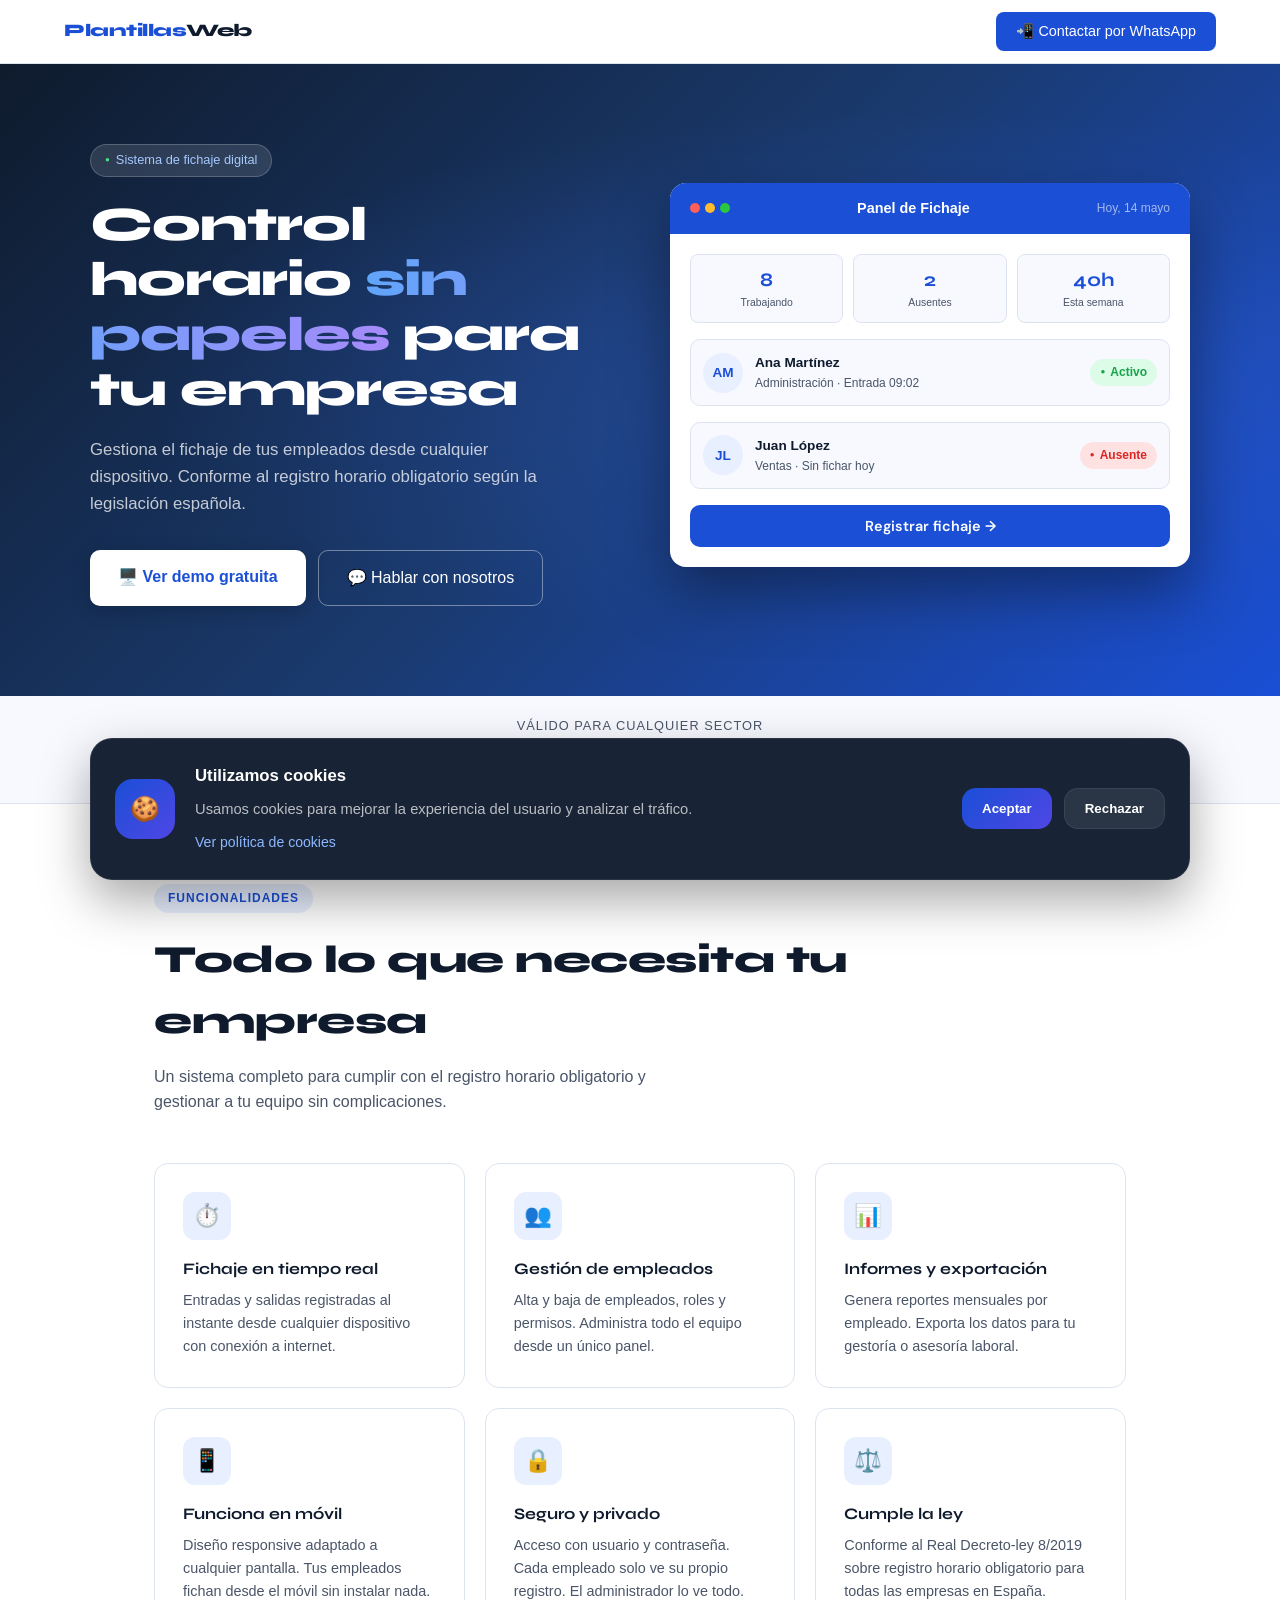
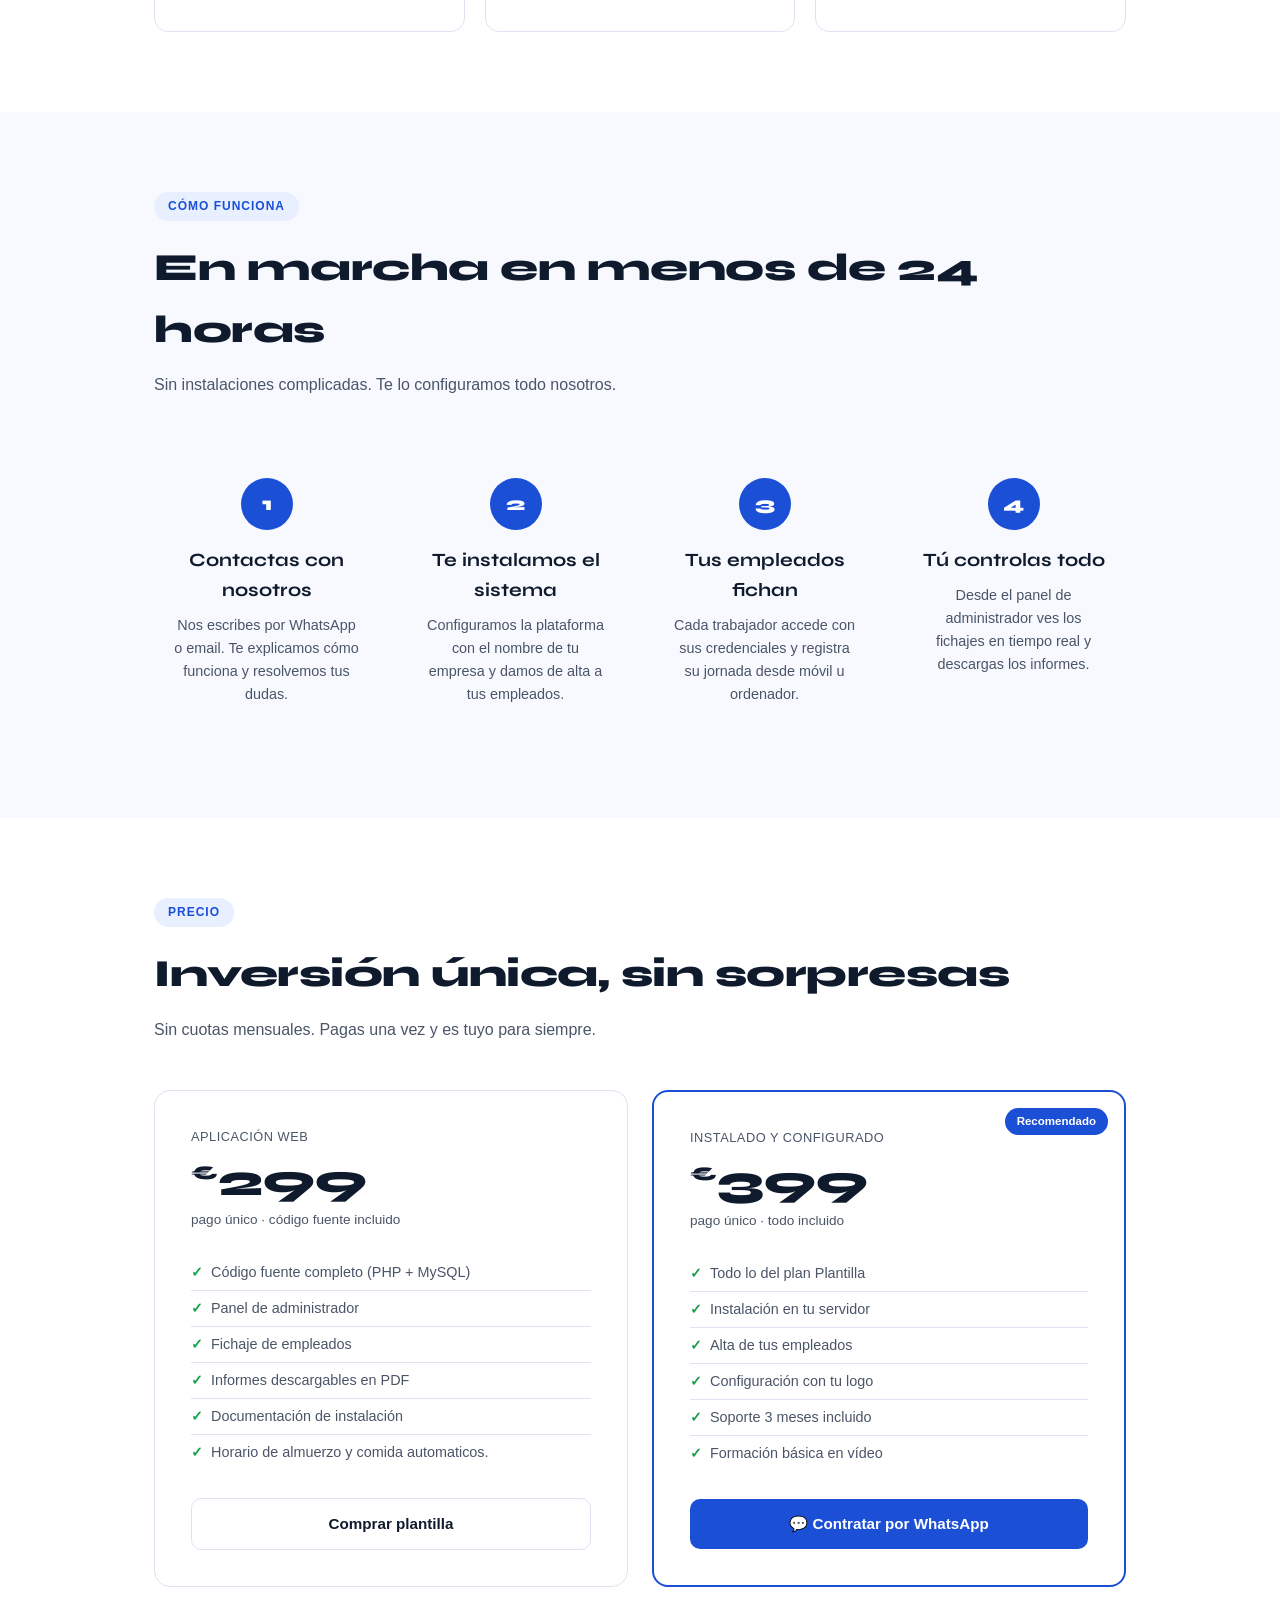
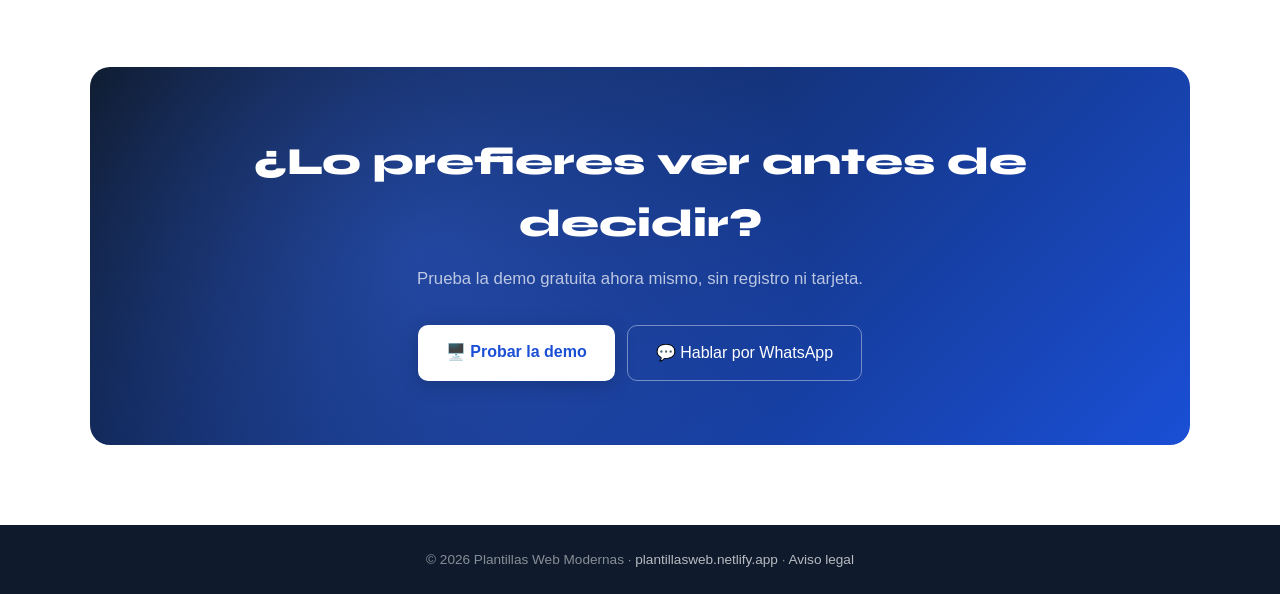
<file: landing-fichajes/index.html>
<!DOCTYPE html>
<html lang="es">
<head>
<meta charset="UTF-8">
<meta name="viewport" content="width=device-width, initial-scale=1.0">
<title>Fichaje Digital para Empresas | Plantillas Web Modernas</title>
<meta name="description" content="Sistema de fichaje digital para empresas. Conforme al registro horario obligatorio en España. Prueba la demo gratis.">
<meta property="og:title" content="Fichaje Digital para Empresas | Plantillas Web Modernas">
<meta property="og:description" content="Gestiona el fichaje de tus empleados desde cualquier dispositivo. Sin cuotas mensuales.">
<meta property="og:url" content="https://plantillasweb.netlify.app/fichaje/">
<link rel="stylesheet" href="css/cookies.css">
<link href="https://fonts.googleapis.com/css2?family=Syne:wght@400;600;700;800&family=DM+Sans:wght@300;400;500&display=swap" rel="stylesheet">
<style>
  *, *::before, *::after { box-sizing: border-box; margin: 0; padding: 0; }
  :root {
    --azul: #1a4fd6;
    --azul-claro: #e8efff;
    --azul-medio: #3b6ef5;
    --texto: #0f1b2d;
    --texto-suave: #4a5568;
    --borde: #dde4f0;
    --blanco: #ffffff;
    --fondo: #f7f9ff;
    --verde: #16a34a;
    --verde-claro: #dcfce7;
  }
  html { scroll-behavior: smooth; }
  body {
    font-family: 'a', sans-serif;
    color: var(--texto);
    background: var(--blanco);
    line-height: 1.6;
  }

  /* NAV */
  nav {
    position: sticky; top: 0; z-index: 100;
    background: rgba(255,255,255,0.95);
    backdrop-filter: blur(8px);
    border-bottom: 1px solid var(--borde);
    padding: 0 5%;
    display: flex; align-items: center; justify-content: space-between;
    height: 64px;
  }
  .nav-logo {
    font-family: 'Syne', sans-serif;
    font-weight: 800; font-size: 1.1rem;
    color: var(--azul); text-decoration: none;
    letter-spacing: -0.5px;
  }
  .nav-logo span { color: var(--texto); }
  .nav-cta {
    background: var(--azul); color: white;
    padding: 8px 20px; border-radius: 8px;
    text-decoration: none; font-size: 0.9rem; font-weight: 500;
    transition: background 0.2s;
  }
  .nav-cta:hover { background: #1340b0; }

  /* HERO */
  .hero {
    background: linear-gradient(135deg, #0f1b2d 0%, #1a3a6e 50%, #1a4fd6 100%);
    padding: 80px 5% 90px;
    position: relative; overflow: hidden;
  }
  .hero::before {
    content: '';
    position: absolute; inset: 0;
    background: radial-gradient(ellipse at 70% 50%, rgba(59,110,245,0.3) 0%, transparent 60%);
  }
  .hero-inner {
    max-width: 1100px; margin: 0 auto;
    display: grid; grid-template-columns: 1fr 1fr; gap: 60px; align-items: center;
    position: relative; z-index: 1;
  }
  .hero-badge {
    display: inline-flex; align-items: center; gap: 6px;
    background: rgba(255,255,255,0.12); color: #a5c8ff;
    border: 1px solid rgba(255,255,255,0.2);
    padding: 5px 14px; border-radius: 20px;
    font-size: 0.8rem; font-weight: 500; margin-bottom: 20px;
  }
  .hero-badge::before { content: '●'; font-size: 0.5rem; color: #4ade80; }
  .hero h1 {
    font-family: 'Syne', sans-serif;
    font-size: clamp(2rem, 4vw, 3rem);
    font-weight: 800; color: white;
    line-height: 1.15; margin-bottom: 20px;
    letter-spacing: -1px;
  }
  .hero h1 span {
    background: linear-gradient(90deg, #60a5fa, #a78bfa);
    background-clip: text; -webkit-background-clip: text;
    color: transparent;
  }
  .hero p {
    color: rgba(255,255,255,0.75); font-size: 1.05rem;
    margin-bottom: 32px; max-width: 480px;
  }
  .hero-btns { display: flex; gap: 12px; flex-wrap: wrap; }
  .btn-primary {
    background: white; color: var(--azul);
    padding: 14px 28px; border-radius: 10px;
    text-decoration: none; font-weight: 600; font-size: 1rem;
    transition: transform 0.2s, box-shadow 0.2s;
    box-shadow: 0 4px 20px rgba(0,0,0,0.2);
  }
  .btn-primary:hover { transform: translateY(-2px); box-shadow: 0 8px 30px rgba(0,0,0,0.3); }
  .btn-secondary {
    background: transparent; color: white;
    border: 1.5px solid rgba(255,255,255,0.4);
    padding: 14px 28px; border-radius: 10px;
    text-decoration: none; font-weight: 500; font-size: 1rem;
    display: flex; align-items: center; gap: 8px;
    transition: border-color 0.2s, background 0.2s;
  }
  .btn-secondary:hover { border-color: white; background: rgba(255,255,255,0.08); }

  /* MOCKUP */
  .hero-mockup {
    background: white; border-radius: 16px;
    box-shadow: 0 25px 60px rgba(0,0,0,0.4);
    overflow: hidden;
  }
  .mock-header {
    background: var(--azul); padding: 14px 20px;
    display: flex; align-items: center; justify-content: space-between;
  }
  .mock-header-title { color: white; font-weight: 600; font-size: 0.9rem; }
  .mock-dots { display: flex; gap: 5px; }
  .mock-dot { width: 10px; height: 10px; border-radius: 50%; }
  .mock-dot.r { background: #ff5f57; }
  .mock-dot.y { background: #febc2e; }
  .mock-dot.g { background: #28c840; }
  .mock-body { padding: 20px; }
  .mock-empleado {
    display: flex; align-items: center; gap: 12px; margin-bottom: 16px;
    padding: 12px; border-radius: 10px; background: var(--fondo);
    border: 1px solid var(--borde);
  }
  .mock-avatar {
    width: 40px; height: 40px; border-radius: 50%;
    background: var(--azul-claro); display: flex; align-items: center; justify-content: center;
    font-weight: 700; color: var(--azul); font-size: 0.85rem; flex-shrink: 0;
  }
  .mock-emp-info { flex: 1; min-width: 0; }
  .mock-emp-nombre { font-weight: 600; font-size: 0.85rem; }
  .mock-emp-rol { color: var(--texto-suave); font-size: 0.75rem; }
  .mock-status {
    display: flex; align-items: center; gap: 5px;
    font-size: 0.75rem; font-weight: 600;
    padding: 4px 10px; border-radius: 20px; white-space: nowrap;
  }
  .mock-status.activo { background: var(--verde-claro); color: var(--verde); }
  .mock-status.activo::before { content: '●'; font-size: 0.5rem; }
  .mock-status.ausente { background: #fee2e2; color: #dc2626; }
  .mock-status.ausente::before { content: '●'; font-size: 0.5rem; }
  .mock-stats {
    display: grid; grid-template-columns: 1fr 1fr 1fr; gap: 10px; margin-bottom: 16px;
  }
  .mock-stat {
    background: var(--fondo); border: 1px solid var(--borde);
    border-radius: 8px; padding: 10px; text-align: center;
  }
  .mock-stat-num { font-family: 'Syne', sans-serif; font-weight: 700; font-size: 1.2rem; color: var(--azul); }
  .mock-stat-lbl { font-size: 0.65rem; color: var(--texto-suave); }
  .mock-btn-fichar {
    width: 100%; background: var(--azul); color: white;
    border: none; padding: 12px; border-radius: 10px;
    font-weight: 600; font-size: 0.9rem; cursor: pointer;
    font-family: 'DM Sans', sans-serif;
  }

  /* LOGOS */
  .logos-strip {
    background: var(--fondo); border-bottom: 1px solid var(--borde);
    padding: 20px 5%; text-align: center;
  }
  .logos-strip p { color: var(--texto-suave); font-size: 0.8rem; margin-bottom: 12px; text-transform: uppercase; letter-spacing: 1px; }
  .logos-list { display: flex; gap: 12px; justify-content: center; flex-wrap: wrap; }
  .logo-pill {
    background: white; border: 1px solid var(--borde);
    border-radius: 6px; padding: 6px 16px;
    font-size: 0.8rem; font-weight: 600; color: var(--texto-suave);
  }

  /* SECCIONES */
  section { max-width: 1100px; margin: 0 auto; padding: 80px 5%; }
  .section-label {
    display: inline-block;
    background: var(--azul-claro); color: var(--azul);
    font-size: 0.75rem; font-weight: 600; letter-spacing: 1px;
    text-transform: uppercase; padding: 5px 14px; border-radius: 20px;
    margin-bottom: 16px;
  }
  h2.section-title {
    font-family: 'Syne', sans-serif; font-weight: 800;
    font-size: clamp(1.6rem, 3vw, 2.4rem);
    letter-spacing: -0.5px; margin-bottom: 12px;
  }
  .section-sub { color: var(--texto-suave); font-size: 1rem; max-width: 540px; margin-bottom: 48px; }

  /* FEATURES */
  .features-grid {
    display: grid; grid-template-columns: repeat(auto-fit, minmax(280px, 1fr)); gap: 20px;
  }
  .feature-card {
    background: var(--blanco); border: 1px solid var(--borde);
    border-radius: 14px; padding: 28px;
    transition: border-color 0.2s, transform 0.2s;
  }
  .feature-card:hover { border-color: var(--azul-medio); transform: translateY(-3px); }
  .feat-icon {
    width: 48px; height: 48px; border-radius: 12px;
    background: var(--azul-claro); display: flex; align-items: center; justify-content: center;
    font-size: 1.4rem; margin-bottom: 16px;
  }
  .feature-card h3 { font-family: 'Syne', sans-serif; font-weight: 700; font-size: 1rem; margin-bottom: 8px; }
  .feature-card p { color: var(--texto-suave); font-size: 0.9rem; line-height: 1.6; }

  /* CÓMO FUNCIONA */
  .como-section { background: var(--fondo); }
  .como-inner { max-width: 1100px; margin: 0 auto; padding: 80px 5%; }
  .steps { display: grid; grid-template-columns: repeat(auto-fit, minmax(220px, 1fr)); gap: 24px; }
  .step { text-align: center; padding: 32px 20px; }
  .step-num {
    width: 52px; height: 52px; border-radius: 50%;
    background: var(--azul); color: white;
    font-family: 'Syne', sans-serif; font-weight: 800; font-size: 1.2rem;
    display: flex; align-items: center; justify-content: center;
    margin: 0 auto 16px;
  }
  .step h3 { font-family: 'Syne', sans-serif; font-weight: 700; margin-bottom: 8px; }
  .step p { color: var(--texto-suave); font-size: 0.9rem; }

  /* PRECIOS */
  .precio-wrap {
    display: grid; grid-template-columns: 1fr 1fr; gap: 24px; margin-top: 40px;
  }
  .precio-card {
    border: 1px solid var(--borde); border-radius: 16px; padding: 36px;
    transition: border-color 0.2s;
  }
  .precio-card.destacado {
    border: 2px solid var(--azul);
    position: relative; overflow: hidden;
  }
  .precio-badge {
    position: absolute; top: 16px; right: 16px;
    background: var(--azul); color: white;
    font-size: 0.72rem; font-weight: 600; padding: 4px 12px; border-radius: 20px;
  }
  .precio-label { font-size: 0.8rem; color: var(--texto-suave); text-transform: uppercase; letter-spacing: 0.5px; }
  .precio-num {
    font-family: 'Syne', sans-serif; font-size: 2.8rem; font-weight: 800;
    line-height: 1.1; margin: 8px 0 4px;
  }
  .precio-num sup { font-size: 1.2rem; vertical-align: super; }
  .precio-freq { color: var(--texto-suave); font-size: 0.85rem; margin-bottom: 24px; }
  .precio-lista { list-style: none; margin-bottom: 28px; }
  .precio-lista li {
    padding: 6px 0; font-size: 0.9rem; color: var(--texto-suave);
    display: flex; align-items: center; gap: 8px;
    border-bottom: 1px solid var(--borde);
  }
  .precio-lista li:last-child { border-bottom: none; }
  .precio-lista li::before { content: '✓'; color: var(--verde); font-weight: 700; flex-shrink: 0; }
  .btn-precio {
    display: block; text-align: center; padding: 13px;
    border-radius: 10px; font-weight: 600; font-size: 0.95rem;
    text-decoration: none; transition: all 0.2s;
  }
  .btn-precio.azul { background: var(--azul); color: white; }
  .btn-precio.azul:hover { background: #1340b0; }
  .btn-precio.outline { border: 1.5px solid var(--borde); color: var(--texto); }
  .btn-precio.outline:hover { border-color: var(--azul); color: var(--azul); }

  /* CTA FINAL */
  .cta-final {
    background: linear-gradient(135deg, #0f1b2d, #1a4fd6);
    border-radius: 20px; padding: 64px 48px;
    text-align: center;
    max-width: 1100px; margin: 0 auto 80px;
    position: relative; overflow: hidden;
  }
  .cta-final::before {
    content: '';
    position: absolute; inset: 0;
    background: radial-gradient(circle at 30% 50%, rgba(59,110,245,0.4) 0%, transparent 50%);
  }
  .cta-final > * { position: relative; z-index: 1; }
  .cta-final h2 {
    font-family: 'Syne', sans-serif; font-size: clamp(1.6rem, 3vw, 2.4rem);
    font-weight: 800; color: white; margin-bottom: 12px;
  }
  .cta-final p { color: rgba(255,255,255,0.7); margin-bottom: 32px; font-size: 1.05rem; }
  .cta-btns { display: flex; gap: 12px; justify-content: center; flex-wrap: wrap; }
  .cta-wrap { padding: 0 5%; }

  /* FOOTER */
  footer {
    background: #0f1b2d; color: rgba(255,255,255,0.5);
    text-align: center; padding: 24px 5%;
    font-size: 0.85rem;
  }
  footer a { color: rgba(255,255,255,0.7); text-decoration: none; }

  @media (max-width: 768px) {
    .hero-inner { grid-template-columns: 1fr; }
    .hero-mockup { display: none; }
    .precio-wrap { grid-template-columns: 1fr; }
    .cta-final { padding: 40px 24px; }
  }
</style>
</head>
<body>

<!-- NAV -->
<nav>
  <a href="https://plantillasweb.netlify.app" class="nav-logo">Plantillas<span>Web</span></a>
  <a href="https://wa.me/34622675828?text=Hola,%20quiero%20saber%20más%20sobre%20el%20sistema%20de%20fichaje" class="nav-cta" target="_blank">📲 Contactar por WhatsApp</a>
</nav>

<!-- HERO -->
<div class="hero">
  <div class="hero-inner">
    <div>
      <div class="hero-badge">Sistema de fichaje digital</div>
      <h1>Control horario <span>sin papeles</span> para tu empresa</h1>
      <p>Gestiona el fichaje de tus empleados desde cualquier dispositivo. Conforme al registro horario obligatorio según la legislación española.</p>
      <div class="hero-btns">
        <a href="https://fichaje-empleados.infinityfreeapp.com/fichaje/index.php/" class="btn-primary" target="_blank">🖥️ Ver demo gratuita</a>
        <a href="https://wa.me/34622675828?text=Hola,%20quiero%20información%20sobre%20el%20sistema%20de%20fichaje" class="btn-secondary" target="_blank">💬 Hablar con nosotros</a>
      </div>
    </div>
    <div class="hero-mockup">
      <div class="mock-header">
        <div class="mock-dots">
          <div class="mock-dot r"></div>
          <div class="mock-dot y"></div>
          <div class="mock-dot g"></div>
        </div>
        <div class="mock-header-title">Panel de Fichaje</div>
        <div style="font-size:0.75rem;color:rgba(255,255,255,0.6)">Hoy, 14 mayo</div>
      </div>
      <div class="mock-body">
        <div class="mock-stats">
          <div class="mock-stat"><div class="mock-stat-num">8</div><div class="mock-stat-lbl">Trabajando</div></div>
          <div class="mock-stat"><div class="mock-stat-num">2</div><div class="mock-stat-lbl">Ausentes</div></div>
          <div class="mock-stat"><div class="mock-stat-num">40h</div><div class="mock-stat-lbl">Esta semana</div></div>
        </div>
        <div class="mock-empleado">
          <div class="mock-avatar">AM</div>
          <div class="mock-emp-info">
            <div class="mock-emp-nombre">Ana Martínez</div>
            <div class="mock-emp-rol">Administración · Entrada 09:02</div>
          </div>
          <div class="mock-status activo">Activo</div>
        </div>
        <div class="mock-empleado">
          <div class="mock-avatar">JL</div>
          <div class="mock-emp-info">
            <div class="mock-emp-nombre">Juan López</div>
            <div class="mock-emp-rol">Ventas · Sin fichar hoy</div>
          </div>
          <div class="mock-status ausente">Ausente</div>
        </div>
        <button class="mock-btn-fichar">Registrar fichaje →</button>
      </div>
    </div>
  </div>
</div>

<!-- SECTORES -->
<div class="logos-strip">
  <p>Válido para cualquier sector</p>
  <div class="logos-list">
    <div class="logo-pill">Hostelería</div>
    <div class="logo-pill">Clínicas</div>
    <div class="logo-pill">Comercio</div>
    <div class="logo-pill">Talleres</div>
    <div class="logo-pill">Oficinas</div>
    <div class="logo-pill">Peluquerías</div>
  </div>
</div>

<!-- FUNCIONALIDADES -->
<section>
  <div class="section-label">Funcionalidades</div>
  <h2 class="section-title">Todo lo que necesita tu empresa</h2>
  <p class="section-sub">Un sistema completo para cumplir con el registro horario obligatorio y gestionar a tu equipo sin complicaciones.</p>
  <div class="features-grid">
    <div class="feature-card">
      <div class="feat-icon">⏱️</div>
      <h3>Fichaje en tiempo real</h3>
      <p>Entradas y salidas registradas al instante desde cualquier dispositivo con conexión a internet.</p>
    </div>
    <div class="feature-card">
      <div class="feat-icon">👥</div>
      <h3>Gestión de empleados</h3>
      <p>Alta y baja de empleados, roles y permisos. Administra todo el equipo desde un único panel.</p>
    </div>
    <div class="feature-card">
      <div class="feat-icon">📊</div>
      <h3>Informes y exportación</h3>
      <p>Genera reportes mensuales por empleado. Exporta los datos para tu gestoría o asesoría laboral.</p>
    </div>
    <div class="feature-card">
      <div class="feat-icon">📱</div>
      <h3>Funciona en móvil</h3>
      <p>Diseño responsive adaptado a cualquier pantalla. Tus empleados fichan desde el móvil sin instalar nada.</p>
    </div>
    <div class="feature-card">
      <div class="feat-icon">🔒</div>
      <h3>Seguro y privado</h3>
      <p>Acceso con usuario y contraseña. Cada empleado solo ve su propio registro. El administrador lo ve todo.</p>
    </div>
    <div class="feature-card">
      <div class="feat-icon">⚖️</div>
      <h3>Cumple la ley</h3>
      <p>Conforme al Real Decreto-ley 8/2019 sobre registro horario obligatorio para todas las empresas en España.</p>
    </div>
  </div>
</section>

<!-- CÓMO FUNCIONA -->
<div class="como-section">
  <div class="como-inner">
    <div class="section-label">Cómo funciona</div>
    <h2 class="section-title">En marcha en menos de 24 horas</h2>
    <p class="section-sub">Sin instalaciones complicadas. Te lo configuramos todo nosotros.</p>
    <div class="steps">
      <div class="step">
        <div class="step-num">1</div>
        <h3>Contactas con nosotros</h3>
        <p>Nos escribes por WhatsApp o email. Te explicamos cómo funciona y resolvemos tus dudas.</p>
      </div>
      <div class="step">
        <div class="step-num">2</div>
        <h3>Te instalamos el sistema</h3>
        <p>Configuramos la plataforma con el nombre de tu empresa y damos de alta a tus empleados.</p>
      </div>
      <div class="step">
        <div class="step-num">3</div>
        <h3>Tus empleados fichan</h3>
        <p>Cada trabajador accede con sus credenciales y registra su jornada desde móvil u ordenador.</p>
      </div>
      <div class="step">
        <div class="step-num">4</div>
        <h3>Tú controlas todo</h3>
        <p>Desde el panel de administrador ves los fichajes en tiempo real y descargas los informes.</p>
      </div>
    </div>
  </div>
</div>

<!-- PRECIOS -->
<section>
  <div class="section-label">Precio</div>
  <h2 class="section-title">Inversión única, sin sorpresas</h2>
  <p class="section-sub">Sin cuotas mensuales. Pagas una vez y es tuyo para siempre.</p>
  <div class="precio-wrap">
    <div class="precio-card">
      <div class="precio-label">Aplicación web</div>
      <div class="precio-num"><sup>€</sup>299</div>
      <div class="precio-freq">pago único · código fuente incluido</div>
      <ul class="precio-lista">
        <li>Código fuente completo (PHP + MySQL)</li>
        <li>Panel de administrador</li>
        <li>Fichaje de empleados</li>
        <li>Informes descargables en PDF</li>
        <li>Documentación de instalación</li>
        <li>Horario de almuerzo y comida automaticos.</li>
      </ul>
      <a href="https://wa.me/34622675828?text=Quiero%20comprar%20la%20plantilla%20de%20fichaje" class="btn-precio outline" target="_blank">Comprar plantilla</a>
    </div>
    <div class="precio-card destacado">
      <div class="precio-badge">Recomendado</div>
      <div class="precio-label">Instalado y configurado</div>
      <div class="precio-num"><sup>€</sup>399</div>
      <div class="precio-freq">pago único · todo incluido</div>
      <ul class="precio-lista">
        <li>Todo lo del plan Plantilla</li>
        <li>Instalación en tu servidor</li>
        <li>Alta de tus empleados</li>
        <li>Configuración con tu logo</li>
        <li>Soporte 3 meses incluido</li>
        <li>Formación básica en vídeo</li>
      </ul>
      <a href="https://wa.me/34622675828?text=Quiero%20el%20plan%20instalado%20y%20configurado%20del%20fichaje" class="btn-precio azul" target="_blank">💬 Contratar por WhatsApp</a>
    </div>
  </div>
</section>

<!-- CTA FINAL -->
<div class="cta-wrap">
  <div class="cta-final">
    <h2>¿Lo prefieres ver antes de decidir?</h2>
    <p>Prueba la demo gratuita ahora mismo, sin registro ni tarjeta.</p>
    <div class="cta-btns">
      <a href="https://fichaje-empleados.infinityfreeapp.com/fichaje/index.php/" class="btn-primary" target="_blank">🖥️ Probar la demo</a>
      <a href="https://wa.me/34622675828?text=Hola,%20quiero%20una%20demo%20del%20sistema%20de%20fichaje" class="btn-secondary" target="_blank">💬 Hablar por WhatsApp</a>
    </div>
  </div>
</div>

<!-- =========================
BANNER DE COOKIES PREMIUM
========================= -->

<div id="cookie-banner" class="cookie-banner">

  <div class="cookie-content">

    <div class="cookie-icon">
      🍪
    </div>

    <div class="cookie-info">
      <h3>Utilizamos cookies</h3>

      <p>
        Usamos cookies para mejorar la experiencia del usuario y analizar el tráfico.
      </p>

      <a href="cookies.html">
        Ver política de cookies
      </a>
    </div>

    <div class="cookie-actions">

      <button id="acceptCookies" class="btn-cookie primary">
        Aceptar
      </button>

      <button id="rejectCookies" class="btn-cookie secondary">
        Rechazar
      </button>

    </div>

  </div>

</div>

<!-- =========================
JAVASCRIPT
========================= -->
<!-- FOOTER -->
<footer>
  <p>© 2026 Plantillas Web Modernas · <a href="https://plantillasweb.netlify.app">plantillasweb.netlify.app</a> · <a href="https://plantillasweb.netlify.app/aviso-legal.html">Aviso legal</a></p>
</footer>

<script>

document.addEventListener('DOMContentLoaded', function(){

  const banner = document.getElementById('cookie-banner');
  const acceptBtn = document.getElementById('acceptCookies');
  const rejectBtn = document.getElementById('rejectCookies');

  if(localStorage.getItem('cookieConsent')){
    banner.style.display = 'none';
  }

  acceptBtn.addEventListener('click', function(){
    localStorage.setItem('cookieConsent', 'accepted');
    banner.style.display = 'none';
  });

  rejectBtn.addEventListener('click', function(){
    localStorage.setItem('cookieConsent', 'rejected');
    banner.style.display = 'none';
  });

});

</script>

</body>
</html>
</file>
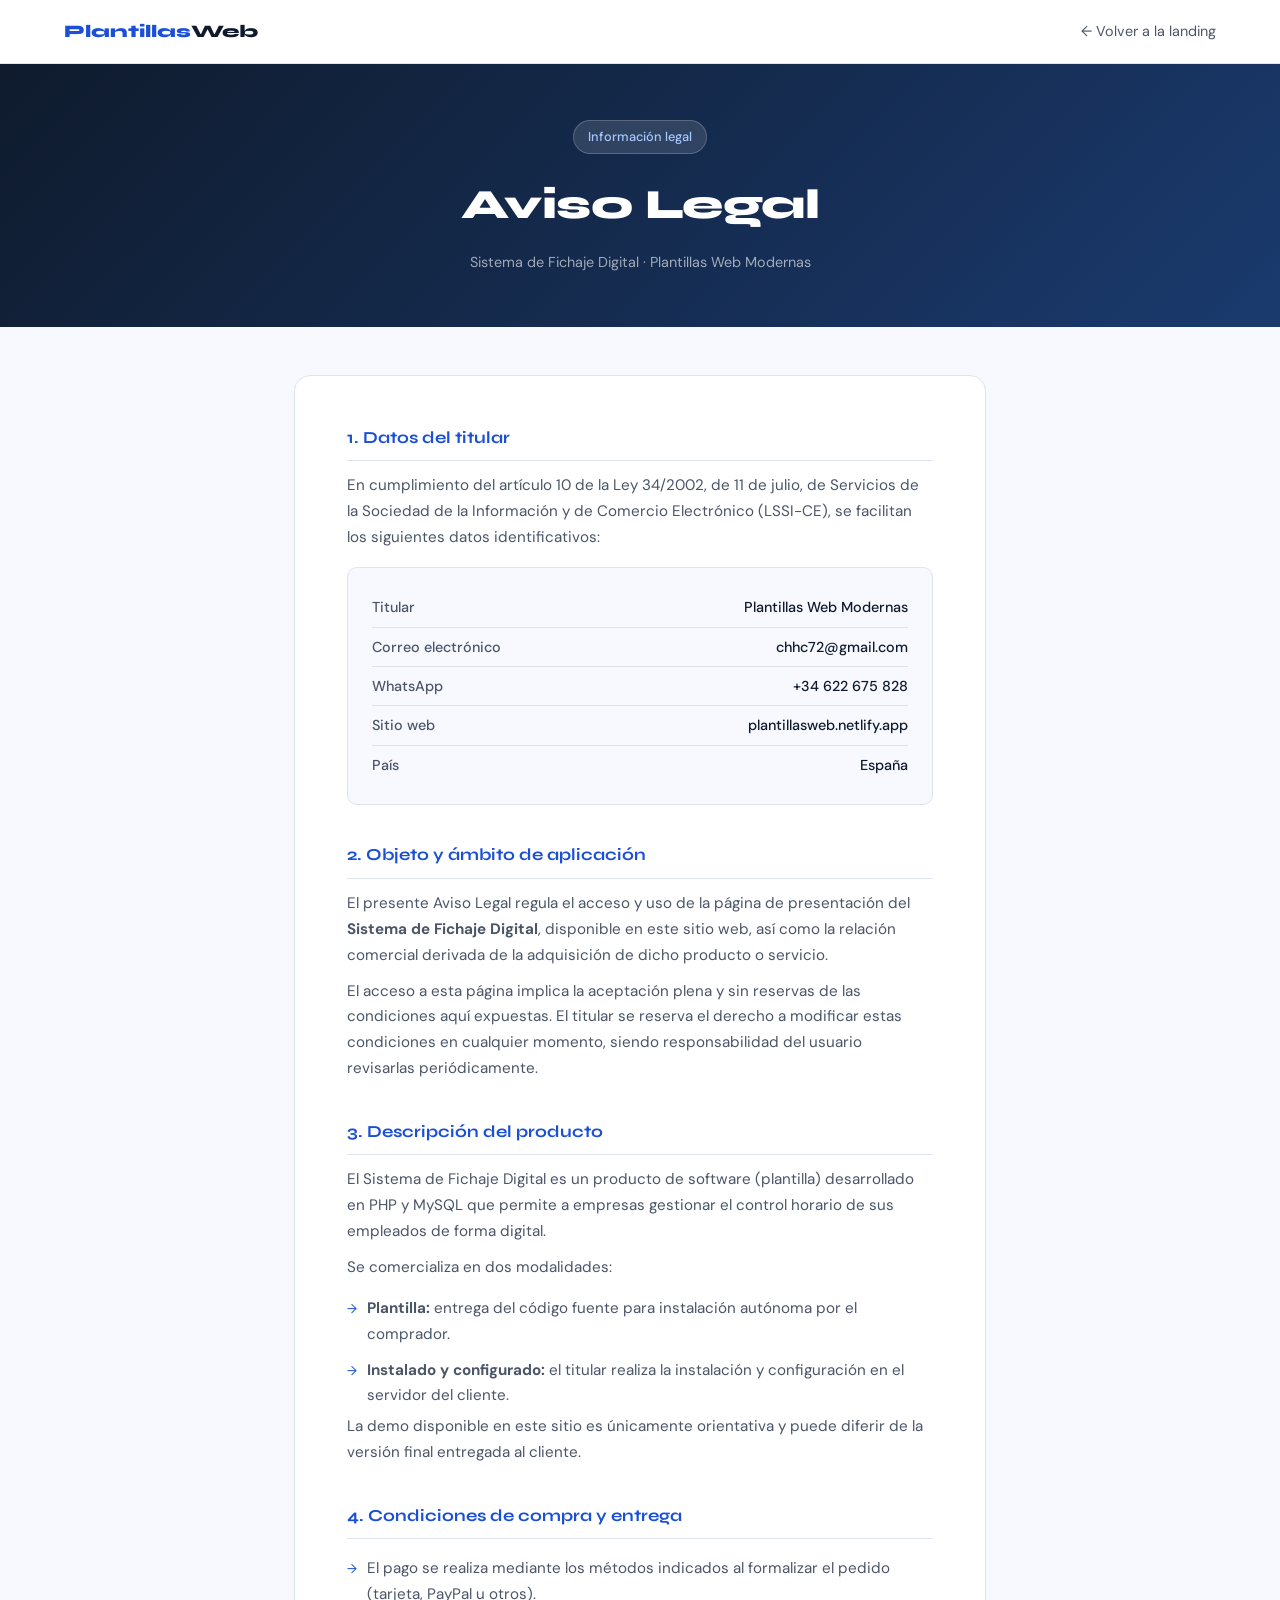
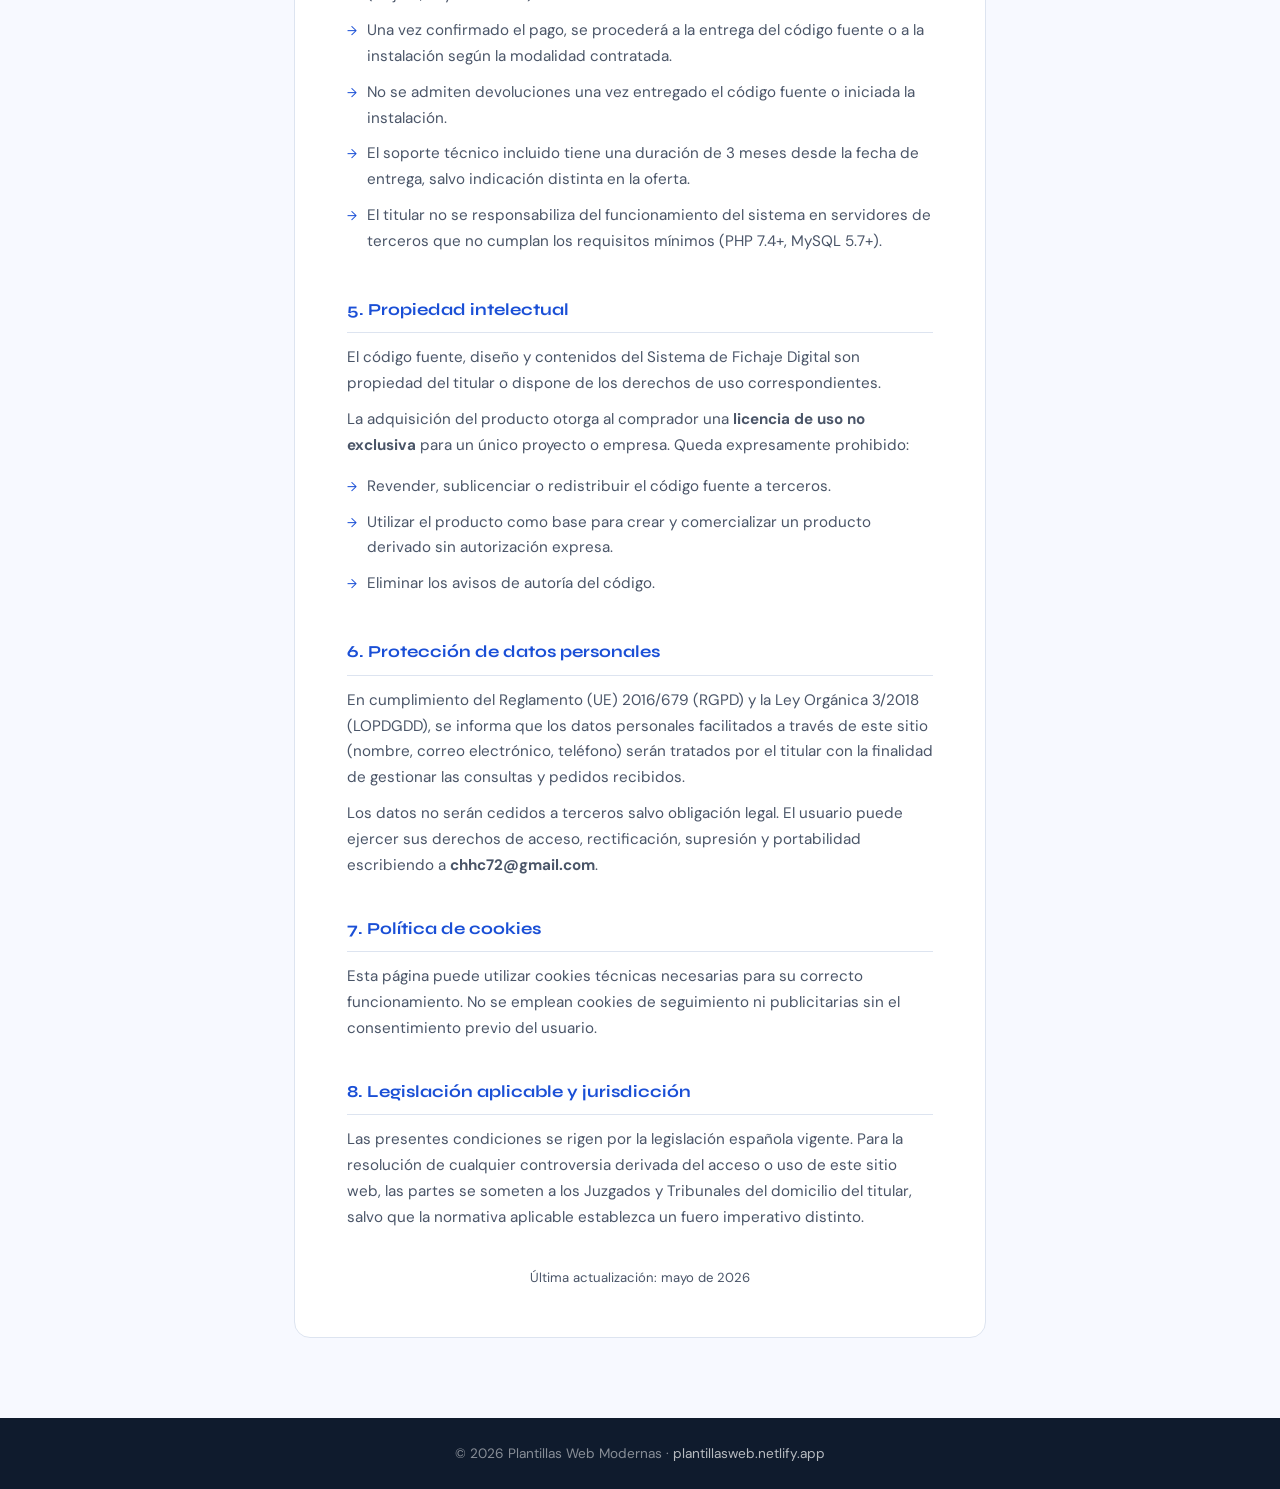
<file: landing-fichajes/aviso-legal.html>
<!DOCTYPE html>
<html lang="es">
<head>
<meta charset="UTF-8">
<meta name="viewport" content="width=device-width, initial-scale=1.0">
<title>Aviso Legal | Sistema de Fichaje Digital</title>
<meta name="robots" content="noindex, follow">
<link href="https://fonts.googleapis.com/css2?family=Syne:wght@700;800&family=DM+Sans:wght@300;400;500&display=swap" rel="stylesheet">
<style>
  *, *::before, *::after { box-sizing: border-box; margin: 0; padding: 0; }
  :root {
    --azul: #1a4fd6;
    --azul-claro: #e8efff;
    --texto: #0f1b2d;
    --texto-suave: #4a5568;
    --borde: #dde4f0;
    --blanco: #ffffff;
    --fondo: #f7f9ff;
  }
  body {
    font-family: 'DM Sans', sans-serif;
    color: var(--texto);
    background: var(--fondo);
    line-height: 1.7;
  }

  /* NAV */
  nav {
    background: rgba(255,255,255,0.95);
    backdrop-filter: blur(8px);
    border-bottom: 1px solid var(--borde);
    padding: 0 5%;
    display: flex; align-items: center; justify-content: space-between;
    height: 64px;
  }
  .nav-logo {
    font-family: 'Syne', sans-serif;
    font-weight: 800; font-size: 1.1rem;
    color: var(--azul); text-decoration: none;
  }
  .nav-logo span { color: var(--texto); }
  .nav-back {
    font-size: 0.9rem; color: var(--texto-suave);
    text-decoration: none; display: flex; align-items: center; gap: 6px;
    transition: color 0.2s;
  }
  .nav-back:hover { color: var(--azul); }

  /* CABECERA */
  .cabecera {
    background: linear-gradient(135deg, #0f1b2d 0%, #1a3a6e 100%);
    padding: 56px 5% 52px;
    text-align: center;
  }
  .cabecera-label {
    display: inline-block;
    background: rgba(255,255,255,0.12); color: #a5c8ff;
    border: 1px solid rgba(255,255,255,0.2);
    padding: 5px 14px; border-radius: 20px;
    font-size: 0.8rem; font-weight: 500; margin-bottom: 16px;
  }
  .cabecera h1 {
    font-family: 'Syne', sans-serif; font-size: clamp(1.8rem, 4vw, 2.6rem);
    font-weight: 800; color: white; letter-spacing: -0.5px;
    margin-bottom: 10px;
  }
  .cabecera p { color: rgba(255,255,255,0.6); font-size: 0.9rem; }

  /* CONTENIDO */
  .contenido-wrap {
    max-width: 820px; margin: 48px auto 80px;
    padding: 0 5%;
  }
  .aviso-card {
    background: var(--blanco);
    border: 1px solid var(--borde);
    border-radius: 16px;
    padding: 48px 52px;
  }

  .seccion { margin-bottom: 36px; }
  .seccion:last-child { margin-bottom: 0; }

  .seccion h2 {
    font-family: 'Syne', sans-serif; font-weight: 700;
    font-size: 1.05rem; color: var(--azul);
    margin-bottom: 12px;
    padding-bottom: 8px;
    border-bottom: 1px solid var(--borde);
  }
  .seccion p { color: var(--texto-suave); font-size: 0.95rem; margin-bottom: 10px; }
  .seccion p:last-child { margin-bottom: 0; }
  .seccion ul { padding-left: 0; list-style: none; }
  .seccion ul li {
    color: var(--texto-suave); font-size: 0.95rem;
    padding: 5px 0 5px 20px; position: relative;
  }
  .seccion ul li::before {
    content: '→'; position: absolute; left: 0;
    color: var(--azul); font-size: 0.8rem; top: 7px;
  }

  .dato-empresa {
    background: var(--fondo); border: 1px solid var(--borde);
    border-radius: 10px; padding: 20px 24px; margin-top: 16px;
  }
  .dato-fila {
    display: flex; justify-content: space-between; align-items: center;
    padding: 7px 0; border-bottom: 1px solid var(--borde);
    font-size: 0.9rem;
  }
  .dato-fila:last-child { border-bottom: none; }
  .dato-key { color: var(--texto-suave); font-weight: 500; }
  .dato-val { color: var(--texto); font-weight: 500; }

  .actualizacion {
    text-align: center; margin-top: 32px;
    color: var(--texto-suave); font-size: 0.82rem;
  }

  /* FOOTER */
  footer {
    background: #0f1b2d; color: rgba(255,255,255,0.5);
    text-align: center; padding: 24px 5%; font-size: 0.85rem;
  }
  footer a { color: rgba(255,255,255,0.7); text-decoration: none; }

  @media (max-width: 600px) {
    .aviso-card { padding: 28px 24px; }
    .dato-fila { flex-direction: column; align-items: flex-start; gap: 2px; }
  }
</style>
</head>
<body>

<!-- NAV -->
<nav>
  <a href="https://plantillasweb.netlify.app" class="nav-logo">Plantillas<span>Web</span></a>
  <a href="./index.html" class="nav-back">← Volver a la landing</a>
</nav>

<!-- CABECERA -->
<div class="cabecera">
  <div class="cabecera-label">Información legal</div>
  <h1>Aviso Legal</h1>
  <p>Sistema de Fichaje Digital · Plantillas Web Modernas</p>
</div>

<!-- CONTENIDO -->
<div class="contenido-wrap">
  <div class="aviso-card">

    <!-- 1. TITULAR -->
    <div class="seccion">
      <h2>1. Datos del titular</h2>
      <p>En cumplimiento del artículo 10 de la Ley 34/2002, de 11 de julio, de Servicios de la Sociedad de la Información y de Comercio Electrónico (LSSI-CE), se facilitan los siguientes datos identificativos:</p>
      <div class="dato-empresa">
        <div class="dato-fila"><span class="dato-key">Titular</span><span class="dato-val">Plantillas Web Modernas</span></div>
        <div class="dato-fila"><span class="dato-key">Correo electrónico</span><span class="dato-val">chhc72@gmail.com</span></div>
        <div class="dato-fila"><span class="dato-key">WhatsApp</span><span class="dato-val">+34 622 675 828</span></div>
        <div class="dato-fila"><span class="dato-key">Sitio web</span><span class="dato-val">plantillasweb.netlify.app</span></div>
        <div class="dato-fila"><span class="dato-key">País</span><span class="dato-val">España</span></div>
      </div>
    </div>

    <!-- 2. OBJETO -->
    <div class="seccion">
      <h2>2. Objeto y ámbito de aplicación</h2>
      <p>El presente Aviso Legal regula el acceso y uso de la página de presentación del <strong>Sistema de Fichaje Digital</strong>, disponible en este sitio web, así como la relación comercial derivada de la adquisición de dicho producto o servicio.</p>
      <p>El acceso a esta página implica la aceptación plena y sin reservas de las condiciones aquí expuestas. El titular se reserva el derecho a modificar estas condiciones en cualquier momento, siendo responsabilidad del usuario revisarlas periódicamente.</p>
    </div>

    <!-- 3. PRODUCTO -->
    <div class="seccion">
      <h2>3. Descripción del producto</h2>
      <p>El Sistema de Fichaje Digital es un producto de software (plantilla) desarrollado en PHP y MySQL que permite a empresas gestionar el control horario de sus empleados de forma digital.</p>
      <p>Se comercializa en dos modalidades:</p>
      <ul>
        <li><strong>Plantilla:</strong> entrega del código fuente para instalación autónoma por el comprador.</li>
        <li><strong>Instalado y configurado:</strong> el titular realiza la instalación y configuración en el servidor del cliente.</li>
      </ul>
      <p>La demo disponible en este sitio es únicamente orientativa y puede diferir de la versión final entregada al cliente.</p>
    </div>

    <!-- 4. CONDICIONES DE COMPRA -->
    <div class="seccion">
      <h2>4. Condiciones de compra y entrega</h2>
      <ul>
        <li>El pago se realiza mediante los métodos indicados al formalizar el pedido (tarjeta, PayPal u otros).</li>
        <li>Una vez confirmado el pago, se procederá a la entrega del código fuente o a la instalación según la modalidad contratada.</li>
        <li>No se admiten devoluciones una vez entregado el código fuente o iniciada la instalación.</li>
        <li>El soporte técnico incluido tiene una duración de 3 meses desde la fecha de entrega, salvo indicación distinta en la oferta.</li>
        <li>El titular no se responsabiliza del funcionamiento del sistema en servidores de terceros que no cumplan los requisitos mínimos (PHP 7.4+, MySQL 5.7+).</li>
      </ul>
    </div>

    <!-- 5. PROPIEDAD INTELECTUAL -->
    <div class="seccion">
      <h2>5. Propiedad intelectual</h2>
      <p>El código fuente, diseño y contenidos del Sistema de Fichaje Digital son propiedad del titular o dispone de los derechos de uso correspondientes.</p>
      <p>La adquisición del producto otorga al comprador una <strong>licencia de uso no exclusiva</strong> para un único proyecto o empresa. Queda expresamente prohibido:</p>
      <ul>
        <li>Revender, sublicenciar o redistribuir el código fuente a terceros.</li>
        <li>Utilizar el producto como base para crear y comercializar un producto derivado sin autorización expresa.</li>
        <li>Eliminar los avisos de autoría del código.</li>
      </ul>
    </div>

    <!-- 6. PROTECCIÓN DE DATOS -->
    <div class="seccion">
      <h2>6. Protección de datos personales</h2>
      <p>En cumplimiento del Reglamento (UE) 2016/679 (RGPD) y la Ley Orgánica 3/2018 (LOPDGDD), se informa que los datos personales facilitados a través de este sitio (nombre, correo electrónico, teléfono) serán tratados por el titular con la finalidad de gestionar las consultas y pedidos recibidos.</p>
      <p>Los datos no serán cedidos a terceros salvo obligación legal. El usuario puede ejercer sus derechos de acceso, rectificación, supresión y portabilidad escribiendo a <strong>chhc72@gmail.com</strong>.</p>
    </div>

    <!-- 7. COOKIES -->
    <div class="seccion">
      <h2>7. Política de cookies</h2>
      <p>Esta página puede utilizar cookies técnicas necesarias para su correcto funcionamiento. No se emplean cookies de seguimiento ni publicitarias sin el consentimiento previo del usuario.</p>
    </div>

    <!-- 8. LEGISLACIÓN -->
    <div class="seccion">
      <h2>8. Legislación aplicable y jurisdicción</h2>
      <p>Las presentes condiciones se rigen por la legislación española vigente. Para la resolución de cualquier controversia derivada del acceso o uso de este sitio web, las partes se someten a los Juzgados y Tribunales del domicilio del titular, salvo que la normativa aplicable establezca un fuero imperativo distinto.</p>
    </div>

    <div class="actualizacion">Última actualización: mayo de 2026</div>

  </div>
</div>

<!-- FOOTER -->
<footer>
  <p>© 2026 Plantillas Web Modernas · <a href="https://plantillasweb.netlify.app">plantillasweb.netlify.app</a></p>
</footer>

</body>
</html>
</file>
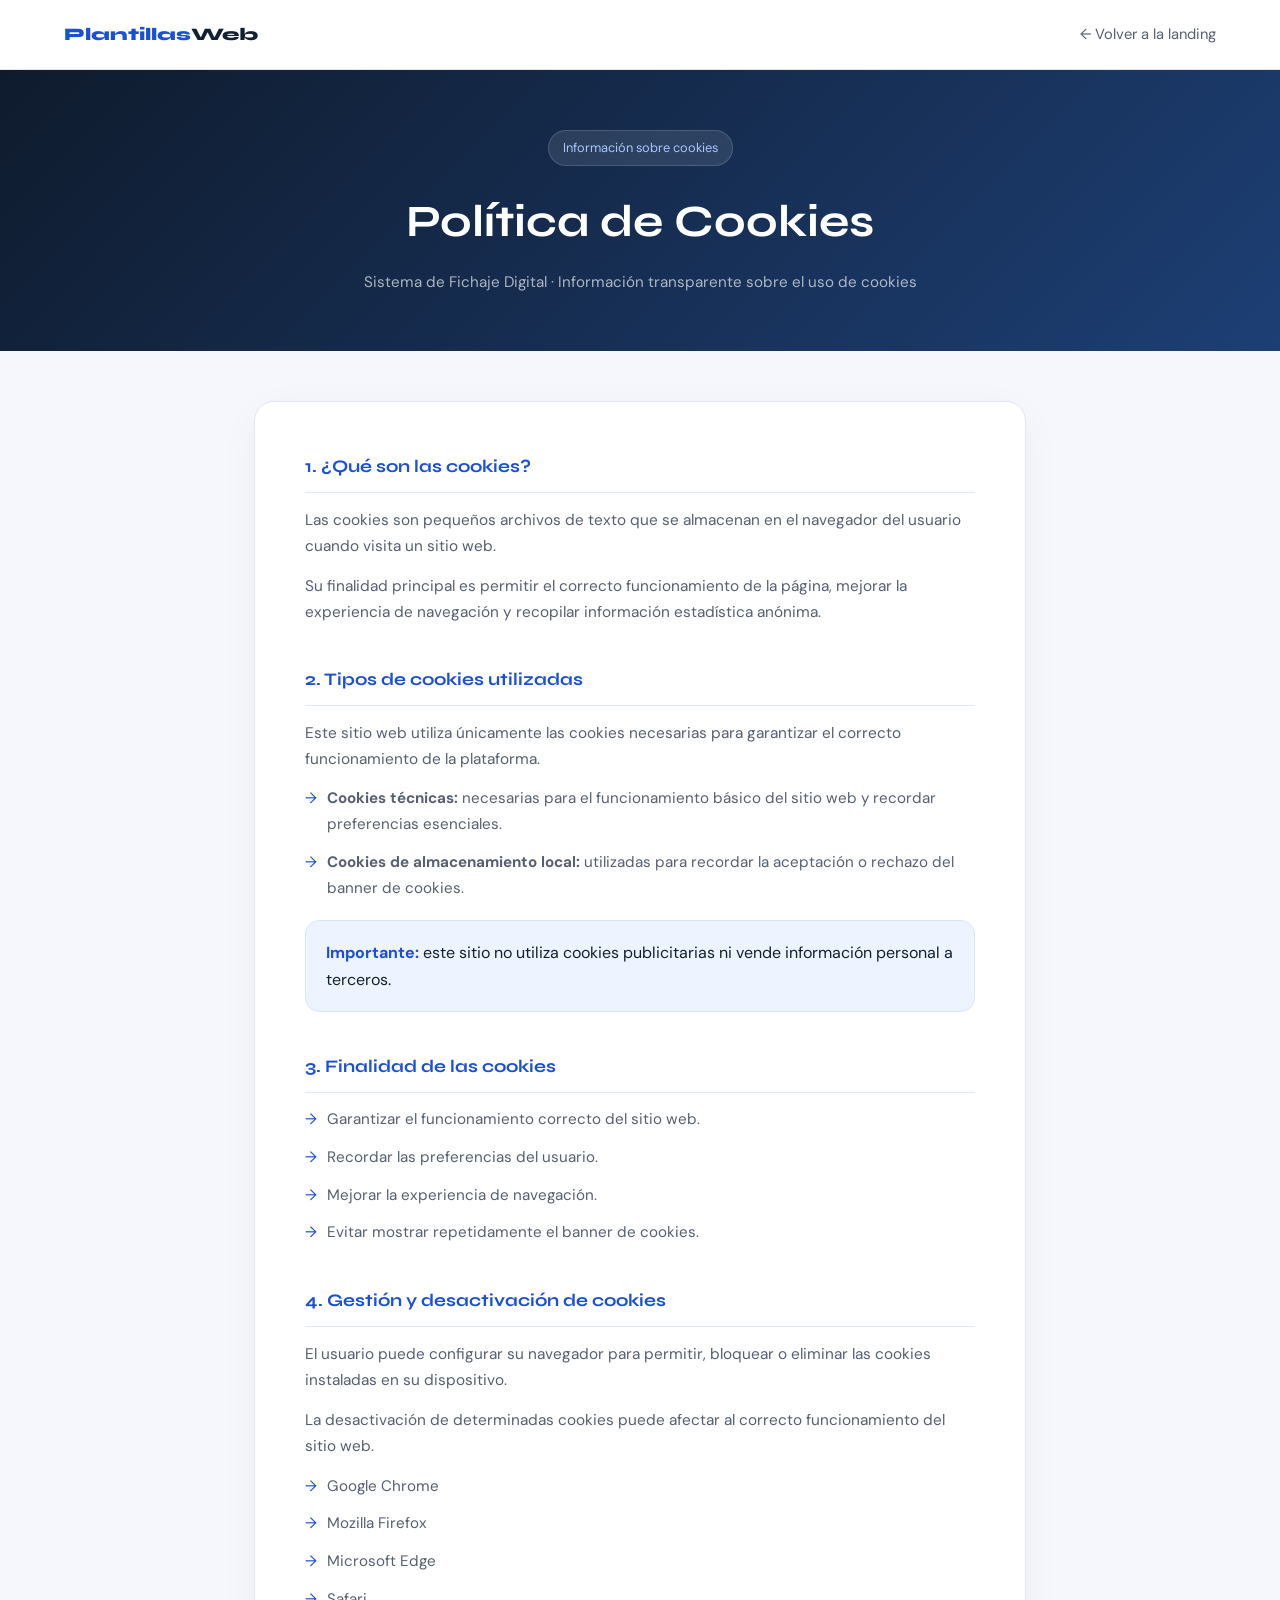
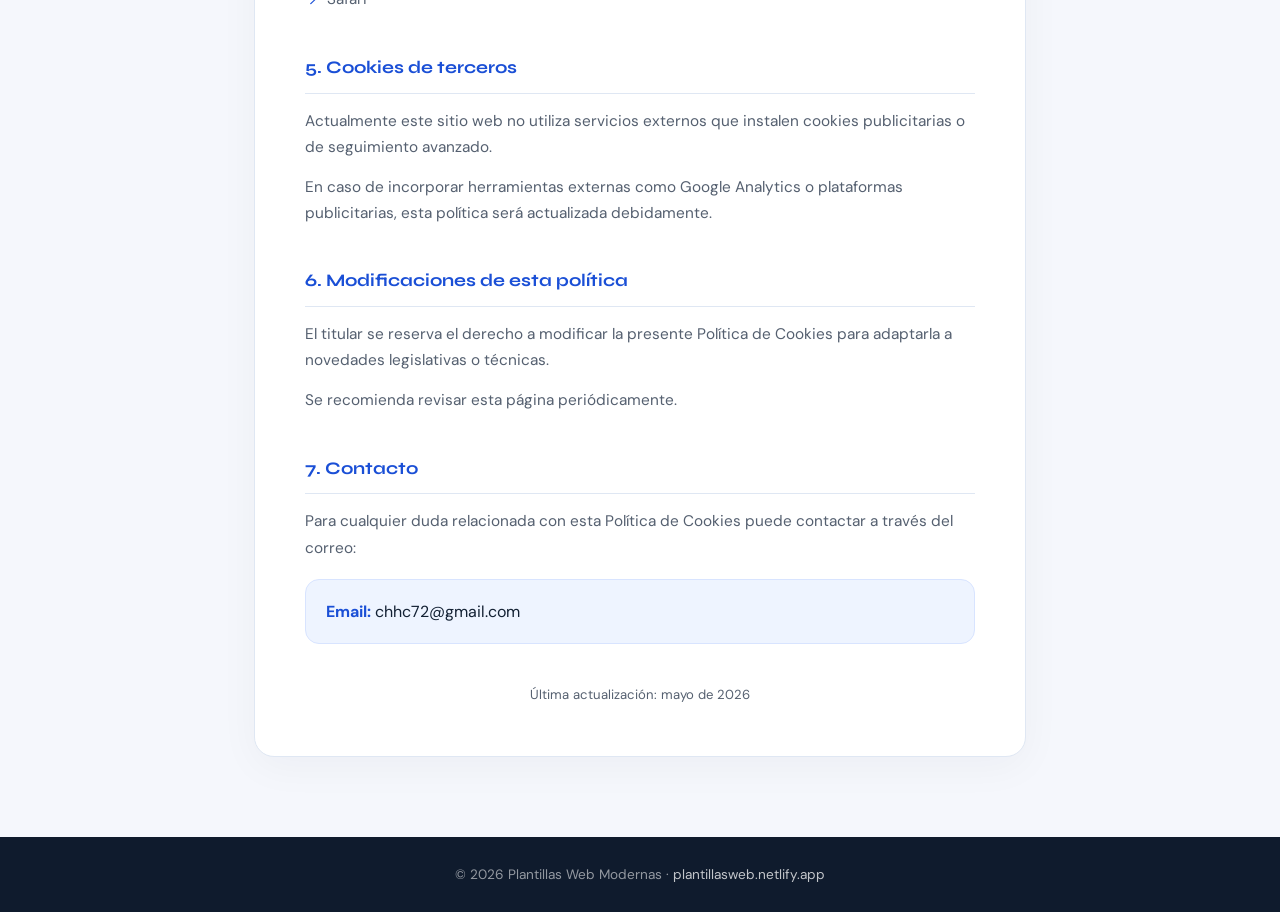
<file: landing-fichajes/cookies.html>
<!DOCTYPE html>
<html lang="es">
<head>
<meta charset="UTF-8">
<meta name="viewport" content="width=device-width, initial-scale=1.0">

<title>Política de Cookies | Sistema de Fichaje Digital</title>

<meta name="robots" content="noindex, follow">

<link href="https://fonts.googleapis.com/css2?family=Syne:wght@700;800&family=DM+Sans:wght@300;400;500&display=swap" rel="stylesheet">

<style>

*, *::before, *::after{
  margin:0;
  padding:0;
  box-sizing:border-box;
}

:root{
  --azul:#1a4fd6;
  --azul-oscuro:#0f1b2d;
  --texto:#122033;
  --texto-suave:#556070;
  --fondo:#f5f7fc;
  --blanco:#ffffff;
  --borde:#dfe7f3;
}

body{
  font-family:'DM Sans',sans-serif;
  background:var(--fondo);
  color:var(--texto);
  line-height:1.7;
}

/* NAV */

nav{
  height:70px;
  background:rgba(255,255,255,0.95);
  backdrop-filter:blur(10px);
  border-bottom:1px solid var(--borde);
  display:flex;
  align-items:center;
  justify-content:space-between;
  padding:0 5%;
}

.logo{
  font-family:'Syne',sans-serif;
  font-weight:800;
  font-size:1.1rem;
  text-decoration:none;
  color:var(--azul);
}

.logo span{
  color:var(--texto);
}

.back-link{
  text-decoration:none;
  color:var(--texto-suave);
  font-size:0.92rem;
  transition:0.2s;
}

.back-link:hover{
  color:var(--azul);
}

/* HERO */

.hero{
  background:linear-gradient(135deg,#0f1b2d 0%, #1d3f75 100%);
  padding:60px 5% 55px;
  text-align:center;
}

.hero-badge{
  display:inline-block;
  padding:6px 14px;
  border-radius:30px;
  background:rgba(255,255,255,0.1);
  border:1px solid rgba(255,255,255,0.15);
  color:#a8c7ff;
  font-size:0.8rem;
  margin-bottom:18px;
}

.hero h1{
  font-family:'Syne',sans-serif;
  font-size:clamp(2rem,4vw,2.8rem);
  color:white;
  margin-bottom:10px;
}

.hero p{
  color:rgba(255,255,255,0.65);
  font-size:0.95rem;
}

/* CONTENIDO */

.wrapper{
  max-width:900px;
  margin:50px auto 80px;
  padding:0 5%;
}

.card{
  background:var(--blanco);
  border:1px solid var(--borde);
  border-radius:20px;
  padding:50px;
  box-shadow:0 10px 40px rgba(15,27,45,0.04);
}

.section{
  margin-bottom:40px;
}

.section:last-child{
  margin-bottom:0;
}

.section h2{
  font-family:'Syne',sans-serif;
  color:var(--azul);
  font-size:1.1rem;
  margin-bottom:14px;
  padding-bottom:10px;
  border-bottom:1px solid var(--borde);
}

.section p{
  color:var(--texto-suave);
  font-size:0.96rem;
  margin-bottom:14px;
}

.section ul{
  list-style:none;
  padding-left:0;
}

.section ul li{
  position:relative;
  padding-left:22px;
  margin-bottom:12px;
  color:var(--texto-suave);
  font-size:0.95rem;
}

.section ul li::before{
  content:'→';
  position:absolute;
  left:0;
  top:0;
  color:var(--azul);
}

.highlight{
  background:#eef4ff;
  border:1px solid #d8e4ff;
  border-radius:14px;
  padding:18px 20px;
  margin-top:18px;
}

.highlight strong{
  color:var(--azul);
}

.update{
  text-align:center;
  margin-top:35px;
  color:var(--texto-suave);
  font-size:0.82rem;
}

/* FOOTER */

footer{
  background:var(--azul-oscuro);
  color:rgba(255,255,255,0.55);
  text-align:center;
  padding:26px 5%;
  font-size:0.85rem;
}

footer a{
  color:rgba(255,255,255,0.75);
  text-decoration:none;
}

@media(max-width:700px){

  .card{
    padding:30px 24px;
  }

}

</style>
</head>
<body>

<!-- NAV -->

<nav>

  <a href="https://plantillasweb.netlify.app" class="logo">
    Plantillas<span>Web</span>
  </a>

  <a href="./index.html" class="back-link">
    ← Volver a la landing
  </a>

</nav>

<!-- HERO -->

<div class="hero">

  <div class="hero-badge">
    Información sobre cookies
  </div>

  <h1>Política de Cookies</h1>

  <p>
    Sistema de Fichaje Digital · Información transparente sobre el uso de cookies
  </p>

</div>

<!-- CONTENIDO -->

<div class="wrapper">

  <div class="card">

    <!-- INTRO -->

    <div class="section">

      <h2>1. ¿Qué son las cookies?</h2>

      <p>
        Las cookies son pequeños archivos de texto que se almacenan en el navegador del usuario cuando visita un sitio web.
      </p>

      <p>
        Su finalidad principal es permitir el correcto funcionamiento de la página, mejorar la experiencia de navegación y recopilar información estadística anónima.
      </p>

    </div>

    <!-- TIPOS -->

    <div class="section">

      <h2>2. Tipos de cookies utilizadas</h2>

      <p>
        Este sitio web utiliza únicamente las cookies necesarias para garantizar el correcto funcionamiento de la plataforma.
      </p>

      <ul>
        <li>
          <strong>Cookies técnicas:</strong> necesarias para el funcionamiento básico del sitio web y recordar preferencias esenciales.
        </li>

        <li>
          <strong>Cookies de almacenamiento local:</strong> utilizadas para recordar la aceptación o rechazo del banner de cookies.
        </li>

      </ul>

      <div class="highlight">
        <strong>Importante:</strong> este sitio no utiliza cookies publicitarias ni vende información personal a terceros.
      </div>

    </div>

    <!-- FINALIDAD -->

    <div class="section">

      <h2>3. Finalidad de las cookies</h2>

      <ul>
        <li>Garantizar el funcionamiento correcto del sitio web.</li>
        <li>Recordar las preferencias del usuario.</li>
        <li>Mejorar la experiencia de navegación.</li>
        <li>Evitar mostrar repetidamente el banner de cookies.</li>
      </ul>

    </div>

    <!-- GESTION -->

    <div class="section">

      <h2>4. Gestión y desactivación de cookies</h2>

      <p>
        El usuario puede configurar su navegador para permitir, bloquear o eliminar las cookies instaladas en su dispositivo.
      </p>

      <p>
        La desactivación de determinadas cookies puede afectar al correcto funcionamiento del sitio web.
      </p>

      <ul>
        <li>Google Chrome</li>
        <li>Mozilla Firefox</li>
        <li>Microsoft Edge</li>
        <li>Safari</li>
      </ul>

    </div>

    <!-- TERCEROS -->

    <div class="section">

      <h2>5. Cookies de terceros</h2>

      <p>
        Actualmente este sitio web no utiliza servicios externos que instalen cookies publicitarias o de seguimiento avanzado.
      </p>

      <p>
        En caso de incorporar herramientas externas como Google Analytics o plataformas publicitarias, esta política será actualizada debidamente.
      </p>

    </div>

    <!-- MODIFICACIONES -->

    <div class="section">

      <h2>6. Modificaciones de esta política</h2>

      <p>
        El titular se reserva el derecho a modificar la presente Política de Cookies para adaptarla a novedades legislativas o técnicas.
      </p>

      <p>
        Se recomienda revisar esta página periódicamente.
      </p>

    </div>

    <!-- CONTACTO -->

    <div class="section">

      <h2>7. Contacto</h2>

      <p>
        Para cualquier duda relacionada con esta Política de Cookies puede contactar a través del correo:
      </p>

      <div class="highlight">
        <strong>Email:</strong> chhc72@gmail.com
      </div>

    </div>

    <div class="update">
      Última actualización: mayo de 2026
    </div>

  </div>

</div>

<!-- FOOTER -->

<footer>
  <p>
    © 2026 Plantillas Web Modernas ·
    <a href="https://plantillasweb.netlify.app">
      plantillasweb.netlify.app
    </a>
  </p>
</footer>

</body>
</html>
</file>
<file: landing-fichajes/css/cookies.css>
.cookie-banner{
  position: fixed;
  left: 50%;
  bottom: 20px;
  transform: translateX(-50%);
  width: calc(100% - 30px);
  max-width: 1100px;
  background: rgba(15,27,45,0.96);
  backdrop-filter: blur(16px);
  border: 1px solid rgba(255,255,255,0.08);
  border-radius: 22px;
  padding: 24px;
  z-index: 99999;
  box-shadow: 0 20px 50px rgba(0,0,0,0.35);
}

.cookie-content{
  display:flex;
  align-items:center;
  justify-content:space-between;
  gap:20px;
}

.cookie-icon{
  width:60px;
  height:60px;
  min-width:60px;
  border-radius:18px;
  background: linear-gradient(135deg,#1a4fd6,#4f46e5);
  display:flex;
  align-items:center;
  justify-content:center;
  font-size:1.5rem;
}

.cookie-info{
  flex:1;
}

.cookie-info h3{
  color:white;
  margin-bottom:8px;
  font-size:1.05rem;
}

.cookie-info p{
  color:rgba(255,255,255,0.7);
  font-size:0.92rem;
  line-height:1.6;
  margin-bottom:8px;
}

.cookie-info a{
  color:#8db8ff;
  text-decoration:none;
  font-size:0.88rem;
}

.cookie-actions{
  display:flex;
  gap:12px;
}

.btn-cookie{
  border:none;
  padding:12px 20px;
  border-radius:14px;
  cursor:pointer;
  font-weight:600;
  transition:0.3s;
}

.btn-cookie:hover{
  transform:translateY(-2px);
}

.primary{
  background: linear-gradient(135deg,#1a4fd6,#4f46e5);
  color:white;
}

.secondary{
  background: rgba(255,255,255,0.08);
  border:1px solid rgba(255,255,255,0.08);
  color:white;
}

@media(max-width:850px){

  .cookie-content{
    flex-direction:column;
    align-items:flex-start;
  }

  .cookie-actions{
    width:100%;
  }

  .btn-cookie{
    width:100%;
    flex:1;
  }

}

@media(max-width:500px){

  .cookie-actions{
    flex-direction:column;
  }

}
</file>
